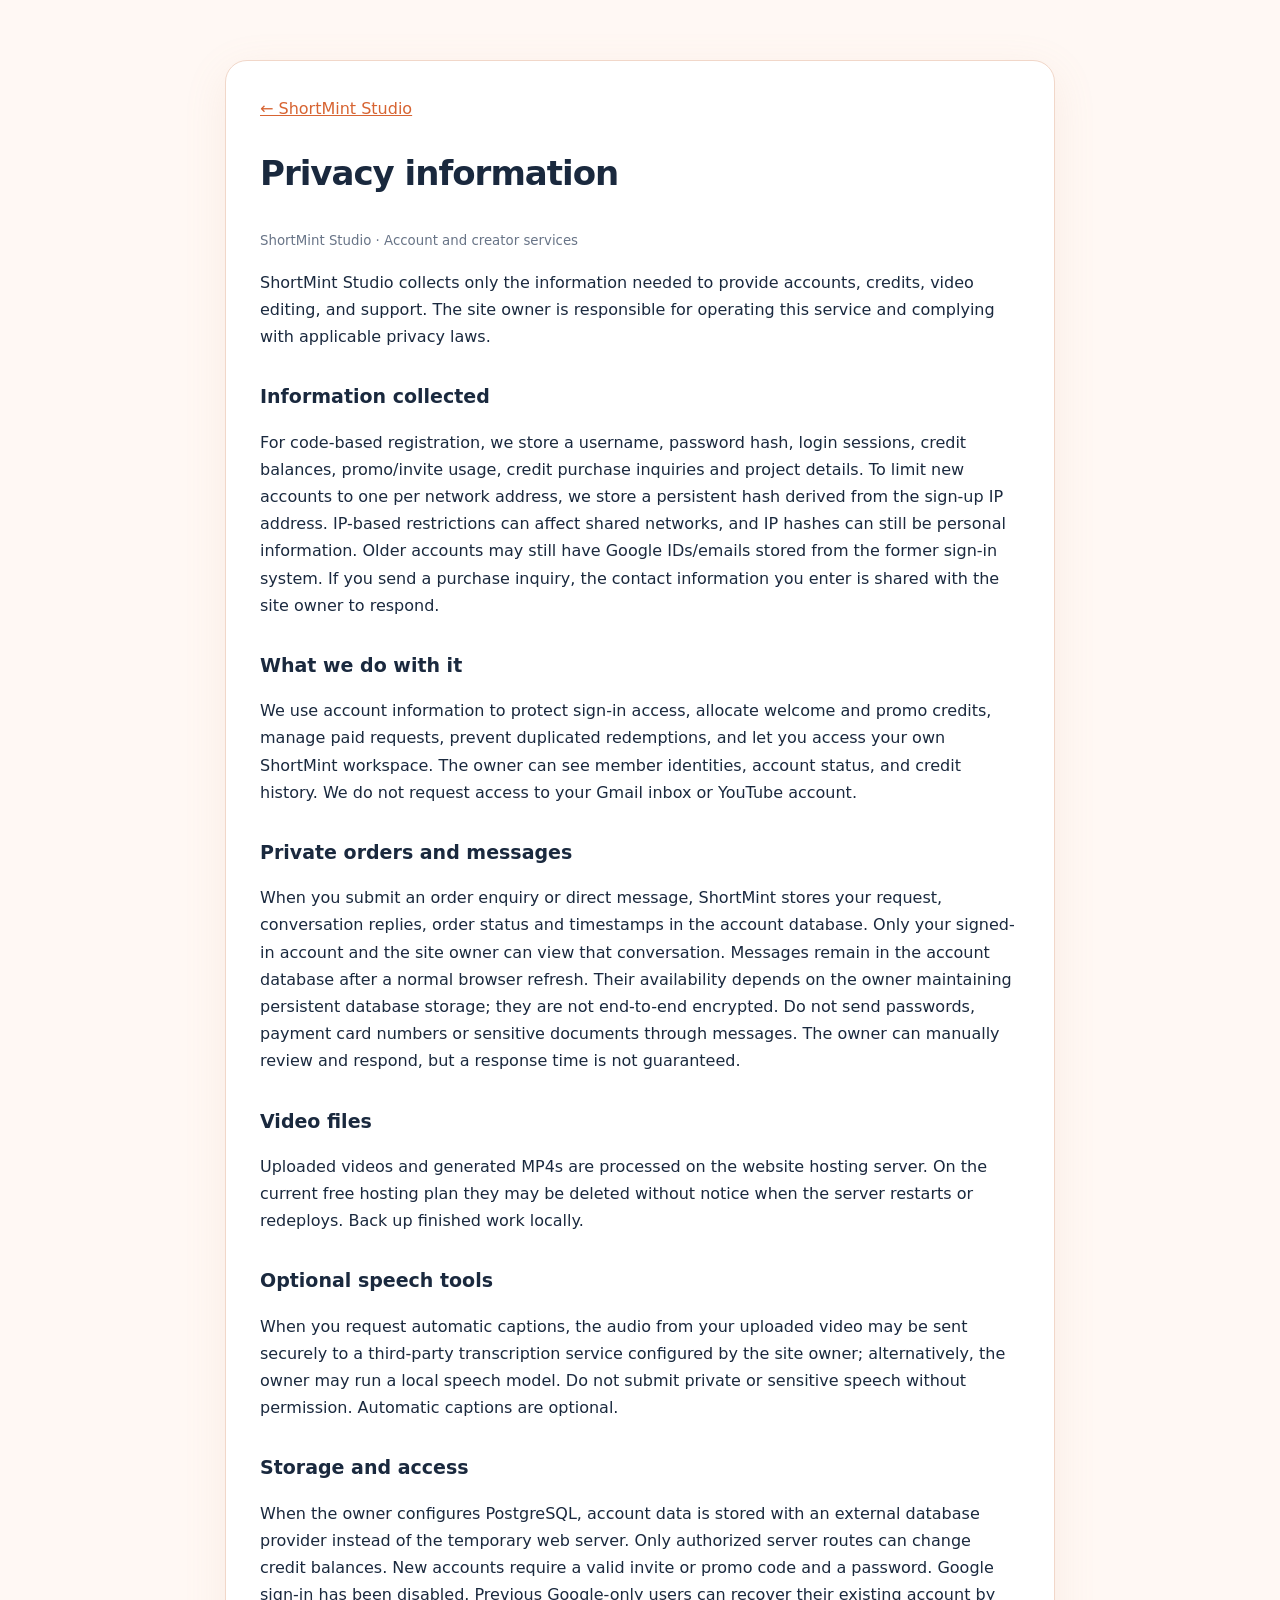
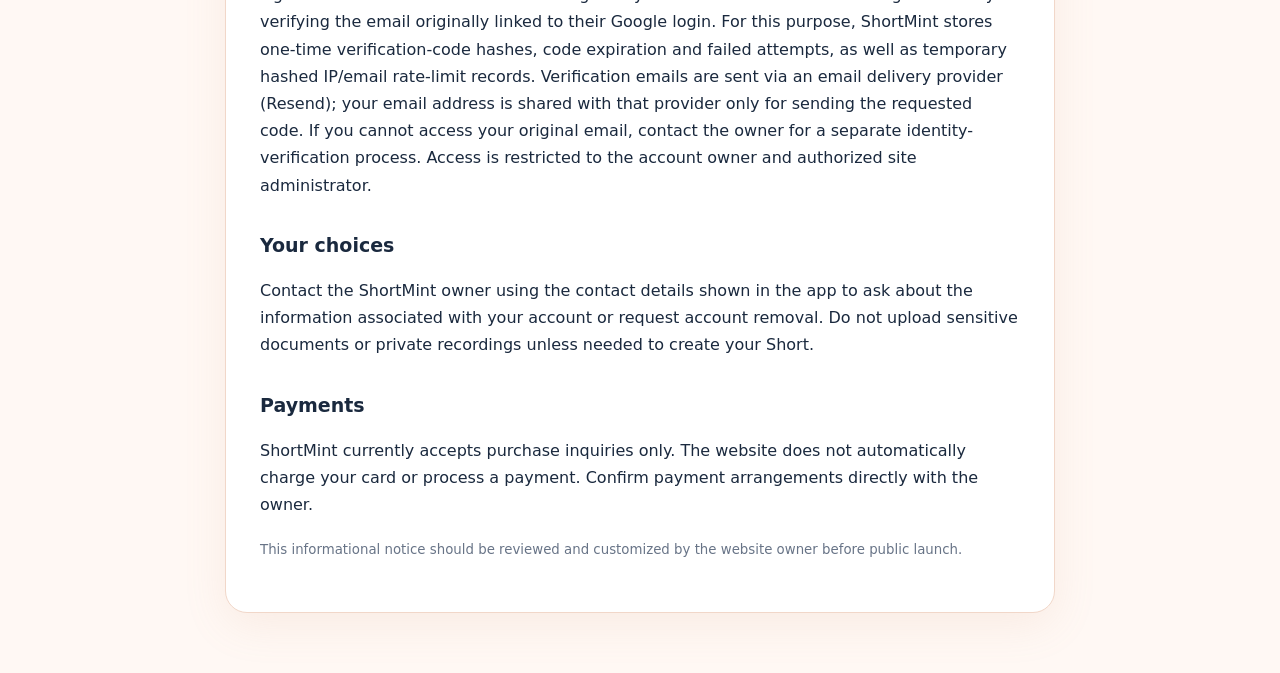
<file: static/privacy.html>
<!doctype html><html lang="en"><head><meta charset="utf-8"><meta name="viewport" content="width=device-width,initial-scale=1"><title>Privacy · ShortMint Studio</title><style>body{margin:0;background:#fff8f4;color:#1a293e;font:16px/1.7 system-ui,Arial,sans-serif}main{margin:60px auto;padding:34px;max-width:760px;background:#fff;border:1px solid #f1d7c9;border-radius:22px;box-shadow:0 12px 44px #cf91711f}h1{font-size:34px;letter-spacing:-1px}h2{font-size:19px;margin-top:30px}a{color:#d76432}small{color:#687487}strong{color:#e76d34}</style></head><body><main><a href="/">← ShortMint Studio</a><h1>Privacy information</h1><small>ShortMint Studio · Account and creator services</small><p>ShortMint Studio collects only the information needed to provide accounts, credits, video editing, and support. The site owner is responsible for operating this service and complying with applicable privacy laws.</p><h2>Information collected</h2><p>For code-based registration, we store a username, password hash, login sessions, credit balances, promo/invite usage, credit purchase inquiries and project details. To limit new accounts to one per network address, we store a persistent hash derived from the sign-up IP address. IP-based restrictions can affect shared networks, and IP hashes can still be personal information. Older accounts may still have Google IDs/emails stored from the former sign-in system. If you send a purchase inquiry, the contact information you enter is shared with the site owner to respond.</p><h2>What we do with it</h2><p>We use account information to protect sign-in access, allocate welcome and promo credits, manage paid requests, prevent duplicated redemptions, and let you access your own ShortMint workspace. The owner can see member identities, account status, and credit history. We do not request access to your Gmail inbox or YouTube account.</p><h2>Private orders and messages</h2><p>When you submit an order enquiry or direct message, ShortMint stores your request, conversation replies, order status and timestamps in the account database. Only your signed-in account and the site owner can view that conversation. Messages remain in the account database after a normal browser refresh. Their availability depends on the owner maintaining persistent database storage; they are not end-to-end encrypted. Do not send passwords, payment card numbers or sensitive documents through messages. The owner can manually review and respond, but a response time is not guaranteed.</p><h2>Video files</h2><p>Uploaded videos and generated MP4s are processed on the website hosting server. On the current free hosting plan they may be deleted without notice when the server restarts or redeploys. Back up finished work locally.</p><h2>Optional speech tools</h2><p>When you request automatic captions, the audio from your uploaded video may be sent securely to a third-party transcription service configured by the site owner; alternatively, the owner may run a local speech model. Do not submit private or sensitive speech without permission. Automatic captions are optional.</p><h2>Storage and access</h2><p>When the owner configures PostgreSQL, account data is stored with an external database provider instead of the temporary web server. Only authorized server routes can change credit balances. New accounts require a valid invite or promo code and a password. Google sign-in has been disabled. Previous Google-only users can recover their existing account by verifying the email originally linked to their Google login. For this purpose, ShortMint stores one-time verification-code hashes, code expiration and failed attempts, as well as temporary hashed IP/email rate-limit records. Verification emails are sent via an email delivery provider (Resend); your email address is shared with that provider only for sending the requested code. If you cannot access your original email, contact the owner for a separate identity-verification process. Access is restricted to the account owner and authorized site administrator.</p><h2>Your choices</h2><p>Contact the ShortMint owner using the contact details shown in the app to ask about the information associated with your account or request account removal. Do not upload sensitive documents or private recordings unless needed to create your Short.</p><h2>Payments</h2><p>ShortMint currently accepts purchase inquiries only. The website does not automatically charge your card or process a payment. Confirm payment arrangements directly with the owner.</p><p><small>This informational notice should be reviewed and customized by the website owner before public launch.</small></p></main></body></html>
</file>
